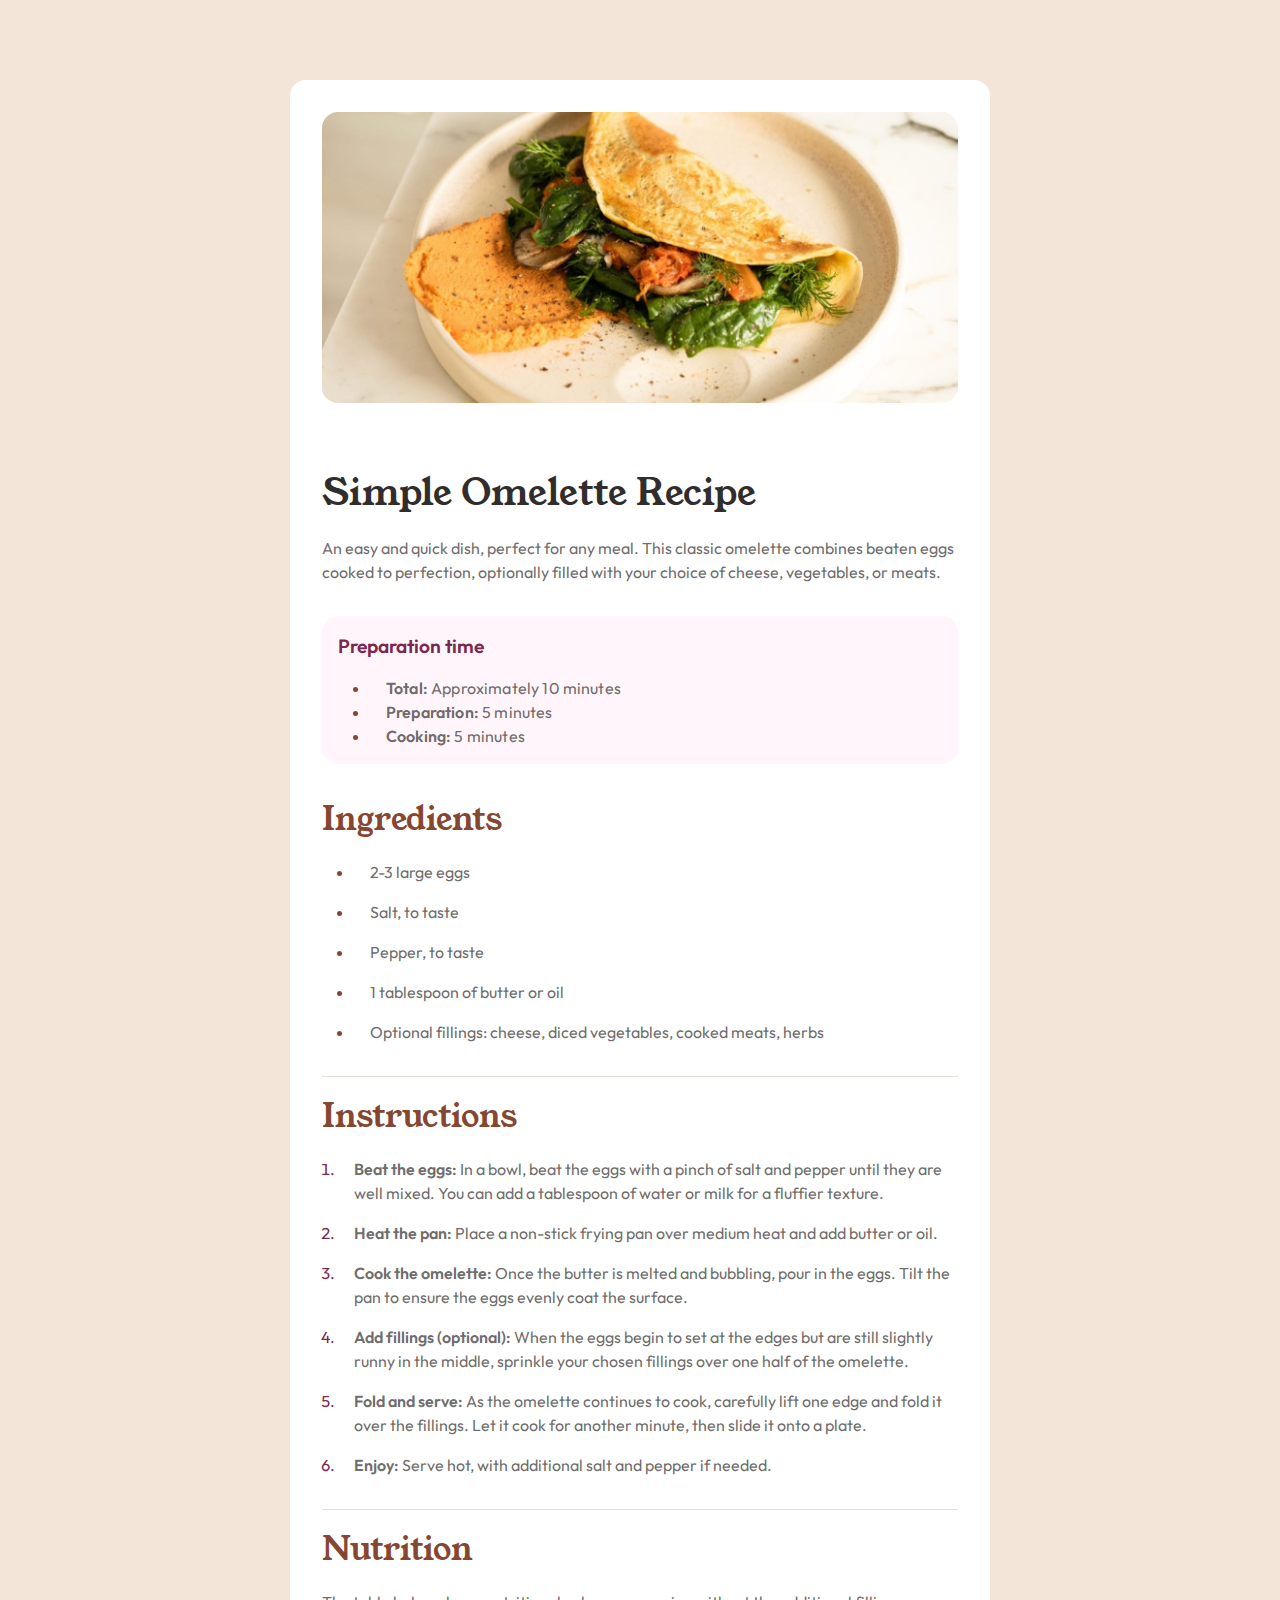
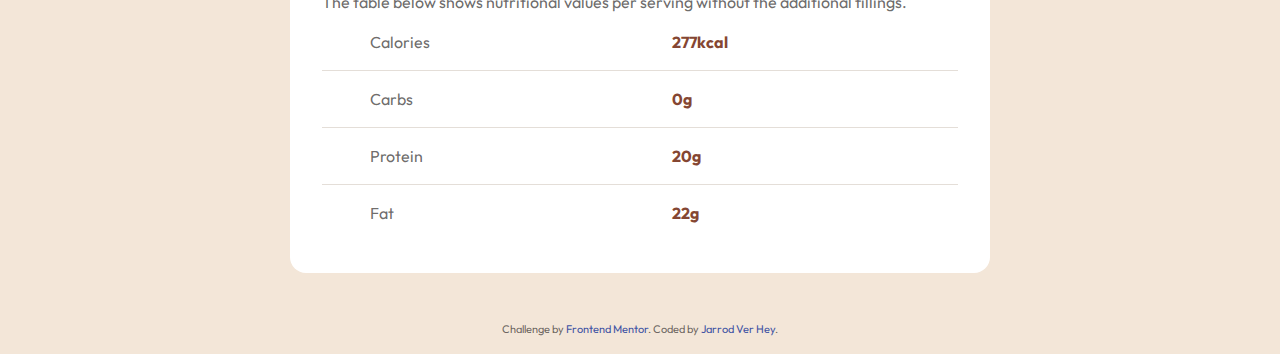
<file: index.html>
<!DOCTYPE html>
<html lang="en">
  <head>
    <meta charset="UTF-8" />
    <meta name="viewport" content="width=device-width, initial-scale=1.0" />
    <!-- displays site properly based on user's device -->

    <link
      rel="icon"
      type="image/png"
      sizes="32x32"
      href="/recipe-page-main/assets/images/image-omelette.jpeg"
    />
    <link rel="preconnect" href="https://fonts.googleapis.com" />
    <link rel="preconnect" href="https://fonts.gstatic.com" crossorigin />
    <link
      href="https://fonts.googleapis.com/css2?family=Young+Serif&display=swap"
      rel="stylesheet"
    />
    <link rel="preconnect" href="https://fonts.googleapis.com" />
    <link rel="preconnect" href="https://fonts.gstatic.com" crossorigin />
    <link
      href="https://fonts.googleapis.com/css2?family=Outfit:wght@100..900&display=swap"
      rel="stylesheet"
    />
    <link rel="stylesheet" href="styles.css" />

    <title>Frontend Mentor | Recipe page</title>
  </head>
  <body>
    <div class="container">
      <header>
        <img src="image-omelette.jpeg" alt="omelette and toast on a plate" />
      </header>

      <section>
        <div class="title">
          <div><h1>Simple Omelette Recipe</h1></div>
          <div class="title-text">
            An easy and quick dish, perfect for any meal. This classic omelette
            combines beaten eggs cooked to perfection, optionally filled with
            your choice of cheese, vegetables, or meats.
          </div>
          <div class="prep-time">
            <h3>Preparation time</h3>
            <ul role="list" class="prep-time-list">
              <li><span>Total:</span> Approximately 10 minutes</li>
              <li><span>Preparation:</span> 5 minutes</li>
              <li><span>Cooking:</span> 5 minutes</li>
            </ul>
          </div>
        </div>
      </section>

      <main>
        <div class="Ingredients">
          <h2>Ingredients</h2>
          <ul>
            <li>2-3 large eggs</li>
            <li>Salt, to taste</li>
            <li>Pepper, to taste</li>
            <li>1 tablespoon of butter or oil</li>
            <li>
              Optional fillings: cheese, diced vegetables, cooked meats, herbs
            </li>
          </ul>
        </div>

        <div class="Instructions">
          <h2>Instructions</h2>
          <ol role="list">
            <li>
              <span>Beat the eggs:</span> In a bowl, beat the eggs with a pinch
              of salt and pepper until they are well mixed. You can add a
              tablespoon of water or milk for a fluffier texture.
            </li>
            <li>
              <span>Heat the pan:</span> Place a non-stick frying pan over
              medium heat and add butter or oil.
            </li>
            <li>
              <span>Cook the omelette:</span> Once the butter is melted and
              bubbling, pour in the eggs. Tilt the pan to ensure the eggs evenly
              coat the surface.
            </li>
            <li>
              <span>Add fillings (optional):</span> When the eggs begin to set
              at the edges but are still slightly runny in the middle, sprinkle
              your chosen fillings over one half of the omelette.
            </li>
            <li>
              <span>Fold and serve:</span> As the omelette continues to cook,
              carefully lift one edge and fold it over the fillings. Let it cook
              for another minute, then slide it onto a plate.
            </li>
            <li>
              <span>Enjoy:</span> Serve hot, with additional salt and pepper if
              needed.
            </li>
          </ol>
        </div>
        <div class="Nutrition">
          <h2>Nutrition</h2>
          <span class="none">
            The table below shows nutritional values per serving without the
            additional fillings.
          </span>
          <div class="table">
            <div>
              <p>Calories</p>
              <p class="color">277kcal</p>
            </div>
            <div>
              <p>Carbs</p>
              <p class="color">0g</p>
            </div>
            <div>
              <p>Protein</p>
              <p class="color">20g</p>
            </div>
            <div>
              <p>Fat</p>
              <p class="color">22g</p>
            </div>
          </div>
        </div>
      </main>
    </div>
    <div class="attribution">
      Challenge by
      <a
        href="https://www.frontendmentor.io?ref=challenge"
        target="_blank"
        rel="noopener"
        >Frontend Mentor</a
      >. Coded by <a href="#">Jarrod Ver Hey</a>.
    </div>
  </body>
</html>
</file>
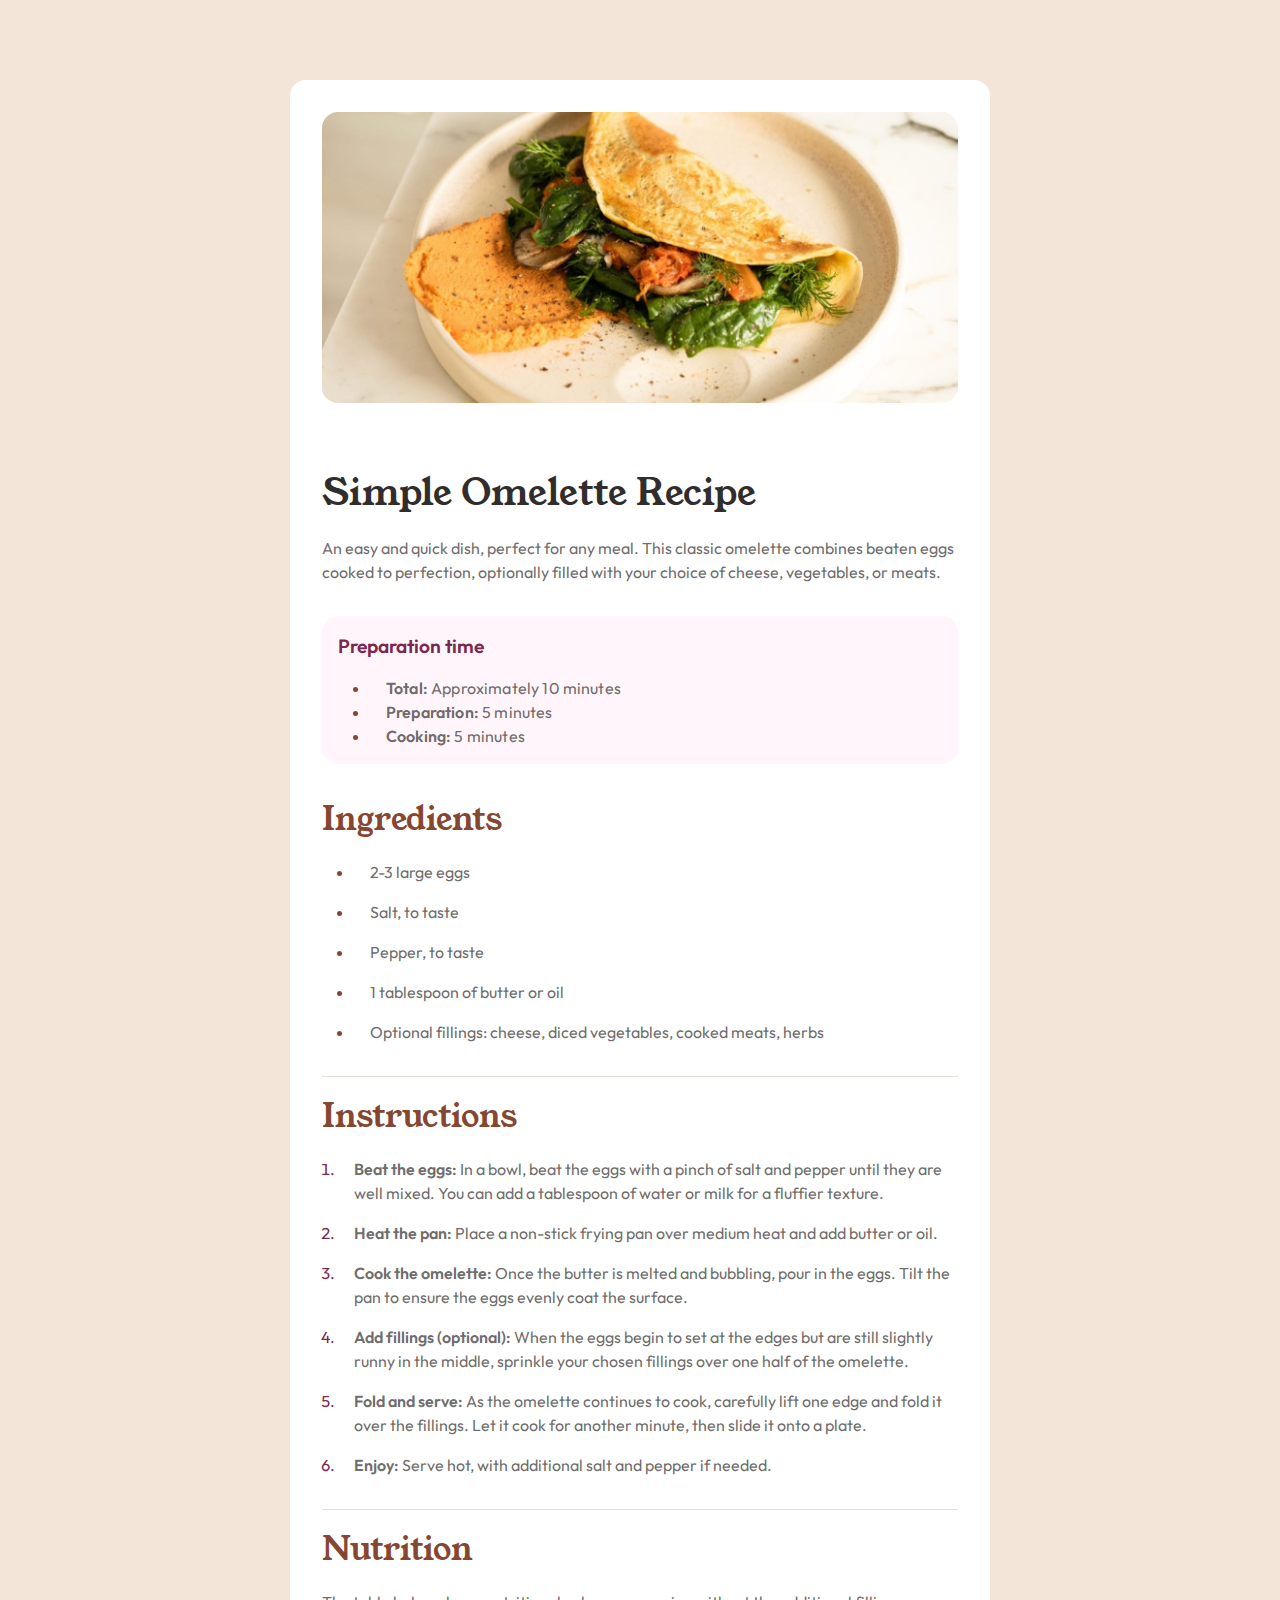
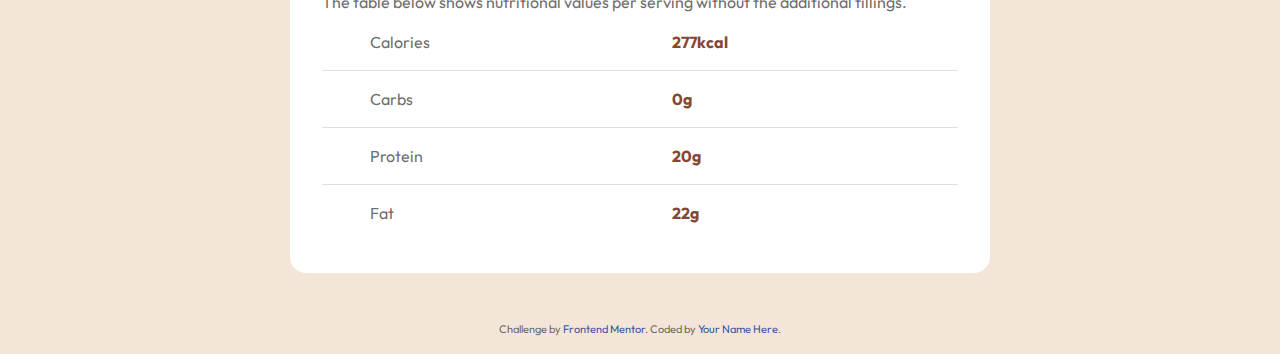
<file: recipe-page-main/index.html>
<!DOCTYPE html>
<html lang="en">
  <head>
    <meta charset="UTF-8" />
    <meta name="viewport" content="width=device-width, initial-scale=1.0" />
    <!-- displays site properly based on user's device -->

    <link
      rel="icon"
      type="image/png"
      sizes="32x32"
      href="./assets/images/favicon-32x32.png"
    />
    <link rel="preconnect" href="https://fonts.googleapis.com" />
    <link rel="preconnect" href="https://fonts.gstatic.com" crossorigin />
    <link
      href="https://fonts.googleapis.com/css2?family=Young+Serif&display=swap"
      rel="stylesheet"
    />
    <link rel="preconnect" href="https://fonts.googleapis.com" />
    <link rel="preconnect" href="https://fonts.gstatic.com" crossorigin />
    <link
      href="https://fonts.googleapis.com/css2?family=Outfit:wght@100..900&display=swap"
      rel="stylesheet"
    />
    <link rel="stylesheet" href="styles.css" />

    <title>Frontend Mentor | Recipe page</title>
  </head>
  <body>
    <div class="container">
      <header>
        <img
          src="/recipe-page-main/assets/images/image-omelette.jpeg"
          alt="omelette and toast on a plate"
        />
      </header>

      <section>
        <div class="title">
          <div><h1>Simple Omelette Recipe</h1></div>
          <div class="title-text">
            An easy and quick dish, perfect for any meal. This classic omelette
            combines beaten eggs cooked to perfection, optionally filled with
            your choice of cheese, vegetables, or meats.
          </div>
          <div class="prep-time">
            <h3>Preparation time</h3>
            <ul role="list" class="prep-time-list">
              <li><span>Total:</span> Approximately 10 minutes</li>
              <li><span>Preparation:</span> 5 minutes</li>
              <li><span>Cooking:</span> 5 minutes</li>
            </ul>
          </div>
        </div>
      </section>

      <main>
        <div class="Ingredients">
          <h2>Ingredients</h2>
          <ul>
            <li>2-3 large eggs</li>
            <li>Salt, to taste</li>
            <li>Pepper, to taste</li>
            <li>1 tablespoon of butter or oil</li>
            <li>
              Optional fillings: cheese, diced vegetables, cooked meats, herbs
            </li>
          </ul>
        </div>

        <div class="Instructions">
          <h2>Instructions</h2>
          <ol role="list">
            <li>
              <span>Beat the eggs:</span> In a bowl, beat the eggs with a pinch
              of salt and pepper until they are well mixed. You can add a
              tablespoon of water or milk for a fluffier texture.
            </li>
            <li>
              <span>Heat the pan:</span> Place a non-stick frying pan over
              medium heat and add butter or oil.
            </li>
            <li>
              <span>Cook the omelette:</span> Once the butter is melted and
              bubbling, pour in the eggs. Tilt the pan to ensure the eggs evenly
              coat the surface.
            </li>
            <li>
              <span>Add fillings (optional):</span> When the eggs begin to set
              at the edges but are still slightly runny in the middle, sprinkle
              your chosen fillings over one half of the omelette.
            </li>
            <li>
              <span>Fold and serve:</span> As the omelette continues to cook,
              carefully lift one edge and fold it over the fillings. Let it cook
              for another minute, then slide it onto a plate.
            </li>
            <li>
              <span>Enjoy:</span> Serve hot, with additional salt and pepper if
              needed.
            </li>
          </ol>
        </div>
        <div class="Nutrition">
          <h2>Nutrition</h2>
          <span class="none">
            The table below shows nutritional values per serving without the
            additional fillings.
          </span>
          <div class="table">
            <div>
              <p>Calories</p>
              <p class="color">277kcal</p>
            </div>
            <div>
              <p>Carbs</p>
              <p class="color">0g</p>
            </div>
            <div>
              <p>Protein</p>
              <p class="color">20g</p>
            </div>
            <div>
              <p>Fat</p>
              <p class="color">22g</p>
            </div>
          </div>
        </div>
      </main>
    </div>
    <div class="attribution">
      Challenge by
      <a
        href="https://www.frontendmentor.io?ref=challenge"
        target="_blank"
        rel="noopener"
        >Frontend Mentor</a
      >. Coded by <a href="#">Your Name Here</a>.
    </div>
  </body>
</html>
</file>
<file: styles.css>
:root {
  --clr-primary-nutmeg: hsl(14, 45%, 36%);
  --clr-primary-drk-rasp: hsl(332, 51%, 32%);

  --clr-neutral-white: hsl(0, 0%, 100%);
  --clr-neutral-rose-white: hsl(330, 100%, 98%);
  --clr-neutral-eggshell: hsl(30, 54%, 90%);
  --clr-neutral-light-grey: hsl(30, 18%, 87%);
  --clr-neutral-wenge-brown: hsl(30, 10%, 34%);
  --clr-neutral-drk-charcoal: hsl(15, 4%, 18%);
  --clr-neutral-drk-charcoal-7: hsla(15, 4%, 18%, 0.712);

  --ff-primary: "Young Serif", serif;
  font-weight: 400;
  font-style: normal;
  --ff-secondary: "Outfit", sans-serif;

  --fw-regular: 400;
  --fw-semi-bold: 600;
  --fw-bold: 700;
}

/* box sizing rules */

*,
*::before,
*::after {
  box-sizing: border-box;
}

/* Remove default margin */
* {
  margin: 0;
  padding: 0;
  font: inherit;
}

/* Remove list styles on ul, ol elements with a list role, which suggests default styling will be removed */
/* ul[role="list"],
ol[role="list"] {
  list-style: none;
} */

html,
body {
  height: 100%;
}

/* Set core root defaults */
html:focus-within {
  scroll-behavior: smooth;
}

/* Set core body defaults */

/* A elements that don't have a class get default styles */
a:not([class]) {
  text-decoration: none;
}

/* Make images easier to work with */
img,
picture,
svg {
  max-width: 100%;
  display: block;
}

/* Inherit fonts for inputs and buttons */
input,
button,
textarea,
select {
  font: inherit;
}

/* Remove all animations, transitions and smooth scroll for people that prefer not to see them */
@media (prefers-reduced-motion: reduce) {
  html:focus-within {
    scroll-behavior: auto;
  }

  *,
  *::before,
  *::after {
    animation-duration: 0.01ms !important;
    animation-iteration-count: 1 !important;
    transition-duration: 0.01ms !important;
    scroll-behavior: auto !important;
  }
}

h2 {
  color: var(--clr-primary-nutmeg);
  font-size: 2rem;
  font-family: var(--ff-primary);
  margin-bottom: 1rem;
}

span {
  font-weight: 600;
}

body {
  text-rendering: optimizeSpeed;
  line-height: 1.5;
  font-family: var(--ff-secondary);
  font-size: 1rem;
  font-weight: 400;
  width: 375px;
  color: var(--clr-neutral-drk-charcoal-7);
}

section {
  margin: 2rem;
  margin-top: 40px;
}

h1 {
  font-size: 2.3rem;
  font-family: var(--ff-primary);
  margin-bottom: 24px;
  line-height: 1;
  color: var(--clr-neutral-drk-charcoal);
}

.title-text {
  margin-bottom: 2rem;
}

.prep-time {
  background-color: var(--clr-neutral-rose-white);
  border-radius: 1em;
  padding: 1rem;
}

h3 {
  color: var(--clr-primary-drk-rasp);
  font-size: 1.2rem;
  font-weight: 600;
  margin-bottom: 1rem;
}

ul li::marker {
  color: var(--clr-primary-nutmeg);
}

.prep-time-list {
  margin-left: 2rem;
}

.prep-time-list li span {
  padding-left: 1rem;
}

.prep-time-list li {
  letter-spacing: 0.01em;
}

main {
  margin: 2rem;
}

main ul {
  margin-left: 2rem;
  margin-bottom: 1rem;
}

main ul li {
  padding-left: 1rem;
  padding-bottom: 1rem;
}

main ol {
  margin-left: 1rem;
  margin-bottom: 1rem;
}

main ol li {
  padding-left: 1rem;
  padding-bottom: 1rem;
}

.Ingredients {
  border-bottom: 1px solid var(--clr-neutral-light-grey);
}

.Instructions {
  margin-top: 1rem;
  border-bottom: 1px solid var(--clr-neutral-light-grey);
}

ol li::marker {
  color: var(--clr-primary-drk-rasp);
}

.Nutrition {
  margin-top: 1rem;
}

.table div {
  display: grid;
  grid-template-columns: 1fr 1fr;
  text-align: left;
  border-bottom: 1px solid hsl(30, 18%, 87%);
  padding: 1rem;
}

.table div:last-child {
  border-bottom: none;
}

.table div p {
  margin-left: 2rem;
}

.color {
  color: var(--clr-primary-nutmeg);
  font-weight: var(--fw-bold);
}

.none {
  font-weight: 400;
}

.attribution {
  font-size: 11px;
  text-align: center;
  padding-bottom: 1rem;
}
.attribution a {
  color: hsl(228, 45%, 44%);
}

@media (min-width: 376px) {
  body {
    width: auto;
    max-width: 1440px;
    margin-right: auto;
    margin-left: auto;
    padding: 5rem;
    background-color: var(--clr-neutral-eggshell);
    display: flex;
    flex-direction: column;
  }
  img {
    width: 700px;
    border-radius: 3rem;
    padding: 2rem;
  }
  .container {
    width: 700px;
    border-radius: 1rem;
    background-color: #fff;
    margin-left: auto;
    margin-right: auto;
    height: max-content;
    margin-bottom: 3rem;
  }
}
</file>
<file: recipe-page-main/styles.css>
:root {
  --clr-primary-nutmeg: hsl(14, 45%, 36%);
  --clr-primary-drk-rasp: hsl(332, 51%, 32%);

  --clr-neutral-white: hsl(0, 0%, 100%);
  --clr-neutral-rose-white: hsl(330, 100%, 98%);
  --clr-neutral-eggshell: hsl(30, 54%, 90%);
  --clr-neutral-light-grey: hsl(30, 18%, 87%);
  --clr-neutral-wenge-brown: hsl(30, 10%, 34%);
  --clr-neutral-drk-charcoal: hsl(15, 4%, 18%);
  --clr-neutral-drk-charcoal-7: hsla(15, 4%, 18%, 0.712);

  --ff-primary: "Young Serif", serif;
  font-weight: 400;
  font-style: normal;
  --ff-secondary: "Outfit", sans-serif;

  --fw-regular: 400;
  --fw-semi-bold: 600;
  --fw-bold: 700;
}

/* box sizing rules */

*,
*::before,
*::after {
  box-sizing: border-box;
}

/* Remove default margin */
* {
  margin: 0;
  padding: 0;
  font: inherit;
}

/* Remove list styles on ul, ol elements with a list role, which suggests default styling will be removed */
/* ul[role="list"],
ol[role="list"] {
  list-style: none;
} */

html,
body {
  height: 100%;
}

/* Set core root defaults */
html:focus-within {
  scroll-behavior: smooth;
}

/* Set core body defaults */

/* A elements that don't have a class get default styles */
a:not([class]) {
  text-decoration: none;
}

/* Make images easier to work with */
img,
picture,
svg {
  max-width: 100%;
  display: block;
}

/* Inherit fonts for inputs and buttons */
input,
button,
textarea,
select {
  font: inherit;
}

/* Remove all animations, transitions and smooth scroll for people that prefer not to see them */
@media (prefers-reduced-motion: reduce) {
  html:focus-within {
    scroll-behavior: auto;
  }

  *,
  *::before,
  *::after {
    animation-duration: 0.01ms !important;
    animation-iteration-count: 1 !important;
    transition-duration: 0.01ms !important;
    scroll-behavior: auto !important;
  }
}

h2 {
  color: var(--clr-primary-nutmeg);
  font-size: 2rem;
  font-family: var(--ff-primary);
  margin-bottom: 1rem;
}

span {
  font-weight: 600;
}

body {
  text-rendering: optimizeSpeed;
  line-height: 1.5;
  font-family: var(--ff-secondary);
  font-size: 1rem;
  font-weight: 400;
  width: 375px;
  color: var(--clr-neutral-drk-charcoal-7);
}

section {
  margin: 2rem;
  margin-top: 40px;
}

h1 {
  font-size: 2.3rem;
  font-family: var(--ff-primary);
  margin-bottom: 24px;
  line-height: 1;
  color: var(--clr-neutral-drk-charcoal);
}

.title-text {
  margin-bottom: 2rem;
}

.prep-time {
  background-color: var(--clr-neutral-rose-white);
  border-radius: 1em;
  padding: 1rem;
}

h3 {
  color: var(--clr-primary-drk-rasp);
  font-size: 1.2rem;
  font-weight: 600;
  margin-bottom: 1rem;
}

ul li::marker {
  color: var(--clr-primary-nutmeg);
}

.prep-time-list {
  margin-left: 2rem;
}

.prep-time-list li span {
  padding-left: 1rem;
}

.prep-time-list li {
  letter-spacing: 0.01em;
}

main {
  margin: 2rem;
}

main ul {
  margin-left: 2rem;
  margin-bottom: 1rem;
}

main ul li {
  padding-left: 1rem;
  padding-bottom: 1rem;
}

main ol {
  margin-left: 1rem;
  margin-bottom: 1rem;
}

main ol li {
  padding-left: 1rem;
  padding-bottom: 1rem;
}

.Ingredients {
  border-bottom: 1px solid var(--clr-neutral-light-grey);
}

.Instructions {
  margin-top: 1rem;
  border-bottom: 1px solid var(--clr-neutral-light-grey);
}

ol li::marker {
  color: var(--clr-primary-drk-rasp);
}

.Nutrition {
  margin-top: 1rem;
}

.table div {
  display: grid;
  grid-template-columns: 1fr 1fr;
  text-align: left;
  border-bottom: 1px solid hsl(30, 18%, 87%);
  padding: 1rem;
}

.table div:last-child {
  border-bottom: none;
}

.table div p {
  margin-left: 2rem;
}

.color {
  color: var(--clr-primary-nutmeg);
  font-weight: var(--fw-bold);
}

.none {
  font-weight: 400;
}

.attribution {
  font-size: 11px;
  text-align: center;
  padding-bottom: 1rem;
}
.attribution a {
  color: hsl(228, 45%, 44%);
}

@media (min-width: 376px) {
  body {
    width: auto;
    max-width: 1440px;
    margin-right: auto;
    margin-left: auto;
    padding: 5rem;
    background-color: var(--clr-neutral-eggshell);
    display: flex;
    flex-direction: column;
  }
  img {
    width: 700px;
    border-radius: 3rem;
    padding: 2rem;
  }
  .container {
    width: 700px;
    border-radius: 1rem;
    background-color: #fff;
    margin-left: auto;
    margin-right: auto;
    height: max-content;
    margin-bottom: 3rem;
  }
}
</file>
